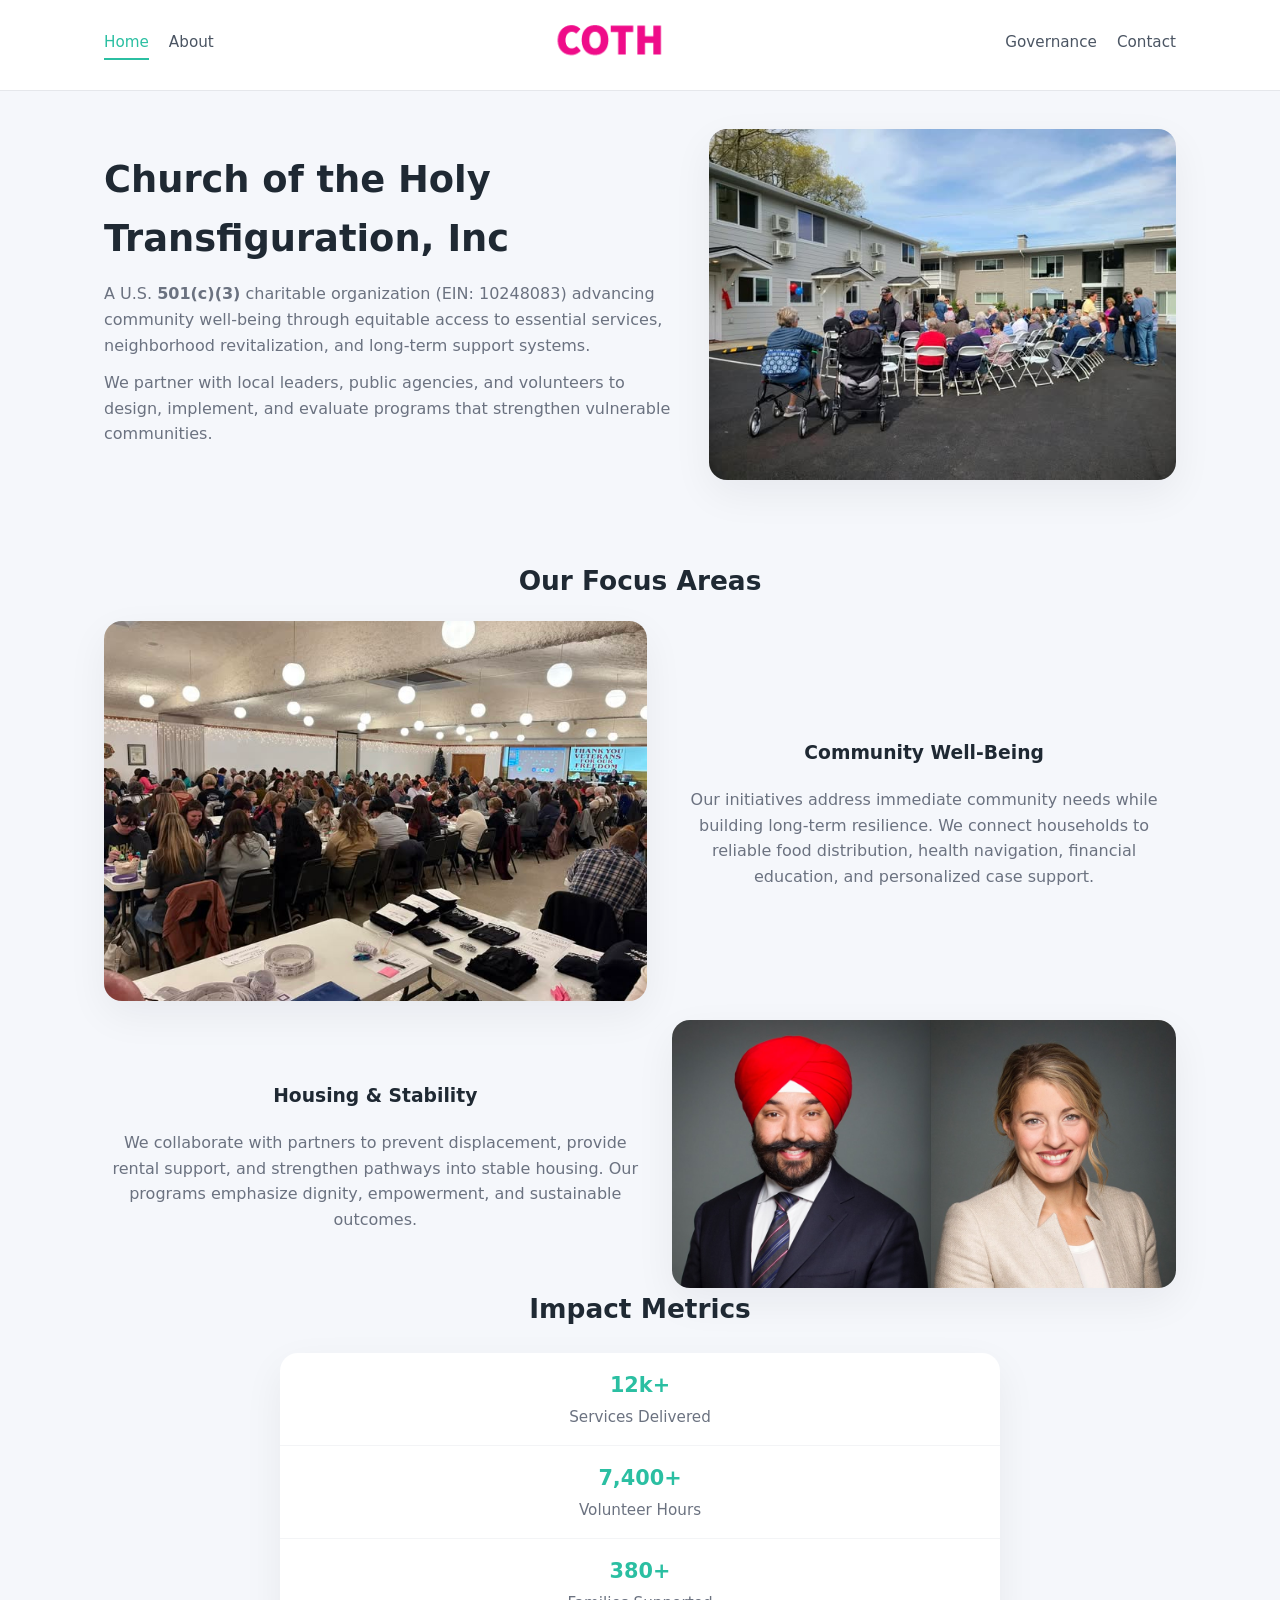
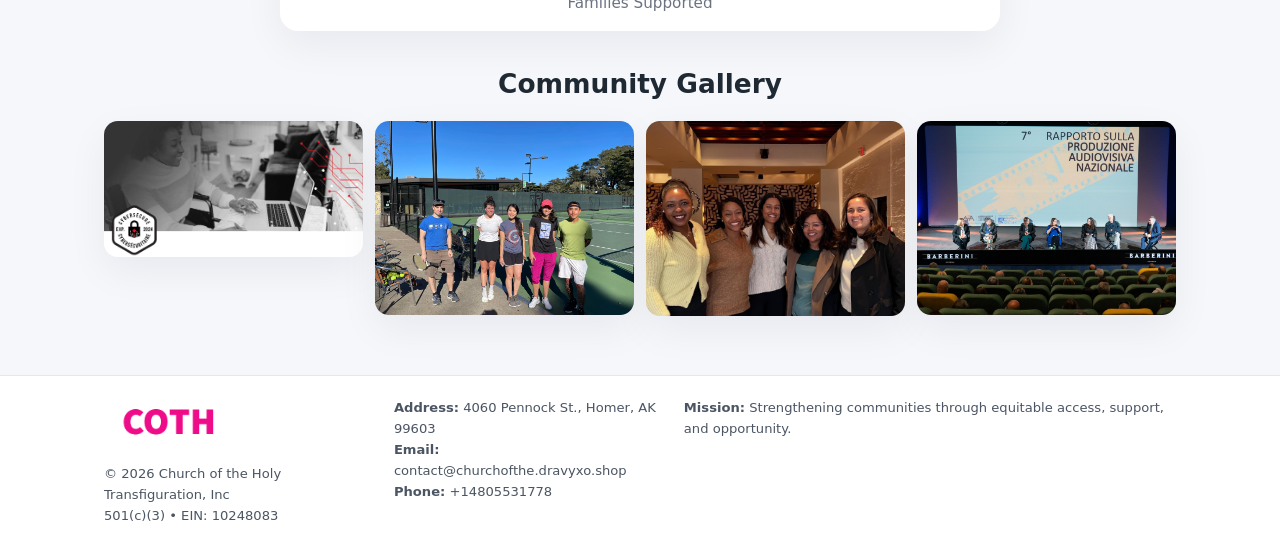
<file: index.html>
<!doctype html>
<html lang="en">
<head>
<meta charset="utf-8"/>
<meta name="viewport" content="width=device-width,initial-scale=1"/>
<title>Church of the Holy Transfiguration, Inc – Nonprofit • 2025</title>
<link rel="stylesheet" href="assets/styles.css"/>
<link rel="icon" href="images/logo.png"/>

<meta name="data-ein" content="10248083">
<meta name="data-name" content="Church of the Holy Transfiguration, Inc">
<meta name="data-email" content="contact@churchofthe.dravyxo.shop">
<meta name="data-phone" content="+14805531778">
<meta name="data-address" content="4060 Pennock St.,
Homer, AK 99603">
<meta name="data-map" content="4060+Pennock+St+,+Homer,+AK+99603">
  <meta name="description" content="Dedicated to community services, education, and direct relief, Church of the Holy Transfiguration, Inc collaborates with neighbors and partners to deliver practical help and long-t.">
<meta name="facebook-domain-verification" content="w42uto9dep2v5hvjwxwq719gygkwtf" />
</head>
<body>
<div style="position:absolute;left:-9999px;top:-9999px;opacity:0" data-uniq="{{UNIQUE_BLOB}}">
  <span>Dedicated to community services, education, and direct relief, Church of the Holy Transfiguration, Inc collaborates with neighbors and partners to deliver practical help and long-term impact.</span><svg width="12" height="12" viewBox="0 0 12 12" xmlns="http://www.w3.org/2000/svg"><circle cx="6" cy="6" r="5" fill="#2563eb"/></svg><img src="images/education.jpg" width="1" height="1" alt="" loading="lazy"/>
</div>


<header>
  <div class="header-inner">
    <nav>
      <a class="active" href="index.html">Home</a>
      <a href="about.html">About</a>
    </nav>
    <a href="index.html"><img src="images/logo.png" style="width:150px"></a>
    <nav>
      <a href="governance.html">Governance</a>
      <a href="contact.html">Contact</a>
    </nav>
  </div>
</header>

<div class="c32762ce4e8">
  <div class="hero-wrap">
    <div>
      <h1>Church of the Holy Transfiguration, Inc</h1>
      <p class="c348065fa19">
        A U.S. <strong>501(c)(3)</strong> charitable organization (EIN: 10248083) advancing
        community well-being through equitable access to essential services,
        neighborhood revitalization, and long-term support systems.
      </p>
      <p>
        We partner with local leaders, public agencies, and volunteers to design,
        implement, and evaluate programs that strengthen vulnerable communities.
      </p>
    </div>
    <img src="images/hero.jpg" alt="Community support">
  </div>
</div>

<section class="section">
  <h2>Our Focus Areas</h2>

  <div class="zig">
    <img src="images/jobs.jpg" alt="">
    <div>
      <h3>Community Well-Being</h3>
      <p>
        Our initiatives address immediate community needs while building long-term resilience.
        We connect households to reliable food distribution, health navigation, financial
        education, and personalized case support.
      </p>
    </div>
  </div>

  <div class="zig">
    <div>
      <h3>Housing & Stability</h3>
      <p>
        We collaborate with partners to prevent displacement, provide rental support,
        and strengthen pathways into stable housing. Our programs emphasize dignity,
        empowerment, and sustainable outcomes.
      </p>
    </div>
    <img src="images/land.jpg" alt="">
  </div>

  <h2>Impact Metrics</h2>
  <div class="metrics">
    <div class="metric"><div class="num">12k+</div>Services Delivered</div>
    <div class="metric"><div class="num">7,400+</div>Volunteer Hours</div>
    <div class="metric"><div class="num">380+</div>Families Supported</div>
  </div>

  <h2 style="margin-top:2rem">Community Gallery</h2>
  <div class="gallery">
    <img src="images/finance.jpg" alt="">
    <img src="images/education.jpg" alt="">
    <img src="images/community.jpg" alt="">
    <img src="images/programs.jpg" alt="">
  </div>
</section>

<footer>
  <div class="footer-inner">
    <div>
      <img src="images/logo.png" style="width:130px;margin-bottom:.5rem">
      <div class="small">© <span id="year"></span> Church of the Holy Transfiguration, Inc</div>
      <div class="small">501(c)(3) • EIN: 10248083</div>
    </div>
    <div><div class="small"><strong>Address:</strong> 4060 Pennock St.,
Homer, AK 99603</div><div class="small"><strong>Email:</strong> contact@churchofthe.dravyxo.shop</div><div class="small"><strong>Phone:</strong> +14805531778</div></div>
    <div><div class="small"><strong>Mission:</strong> Strengthening communities through equitable access, support, and opportunity.</div></div>
  </div>
</footer>

<script>
(() => {
  const y=document.getElementById("year");
  if(y) y.textContent=new Date().getFullYear();

  function g(n){let el=document.querySelector(`meta[name="${n}"]`);return el?el.content:"";}
  function h(s){let x=2166136261>>>0;for(let i=0;i<s.length;i++){x^=s.charCodeAt(i);x=(x*16777619)>>>0;}return x>>>0;}

  let id=(g("data-ein")||"x").replace(/\D+/g,"") || g("data-name");
  let k=h(String(id));
  let H=k%360,S=55+(k%20),L=46;
  document.documentElement.style.setProperty("--brand",`hsl(${H} ${S}% ${L}%)`);
})();
</script>
</body>
</html>
</file>
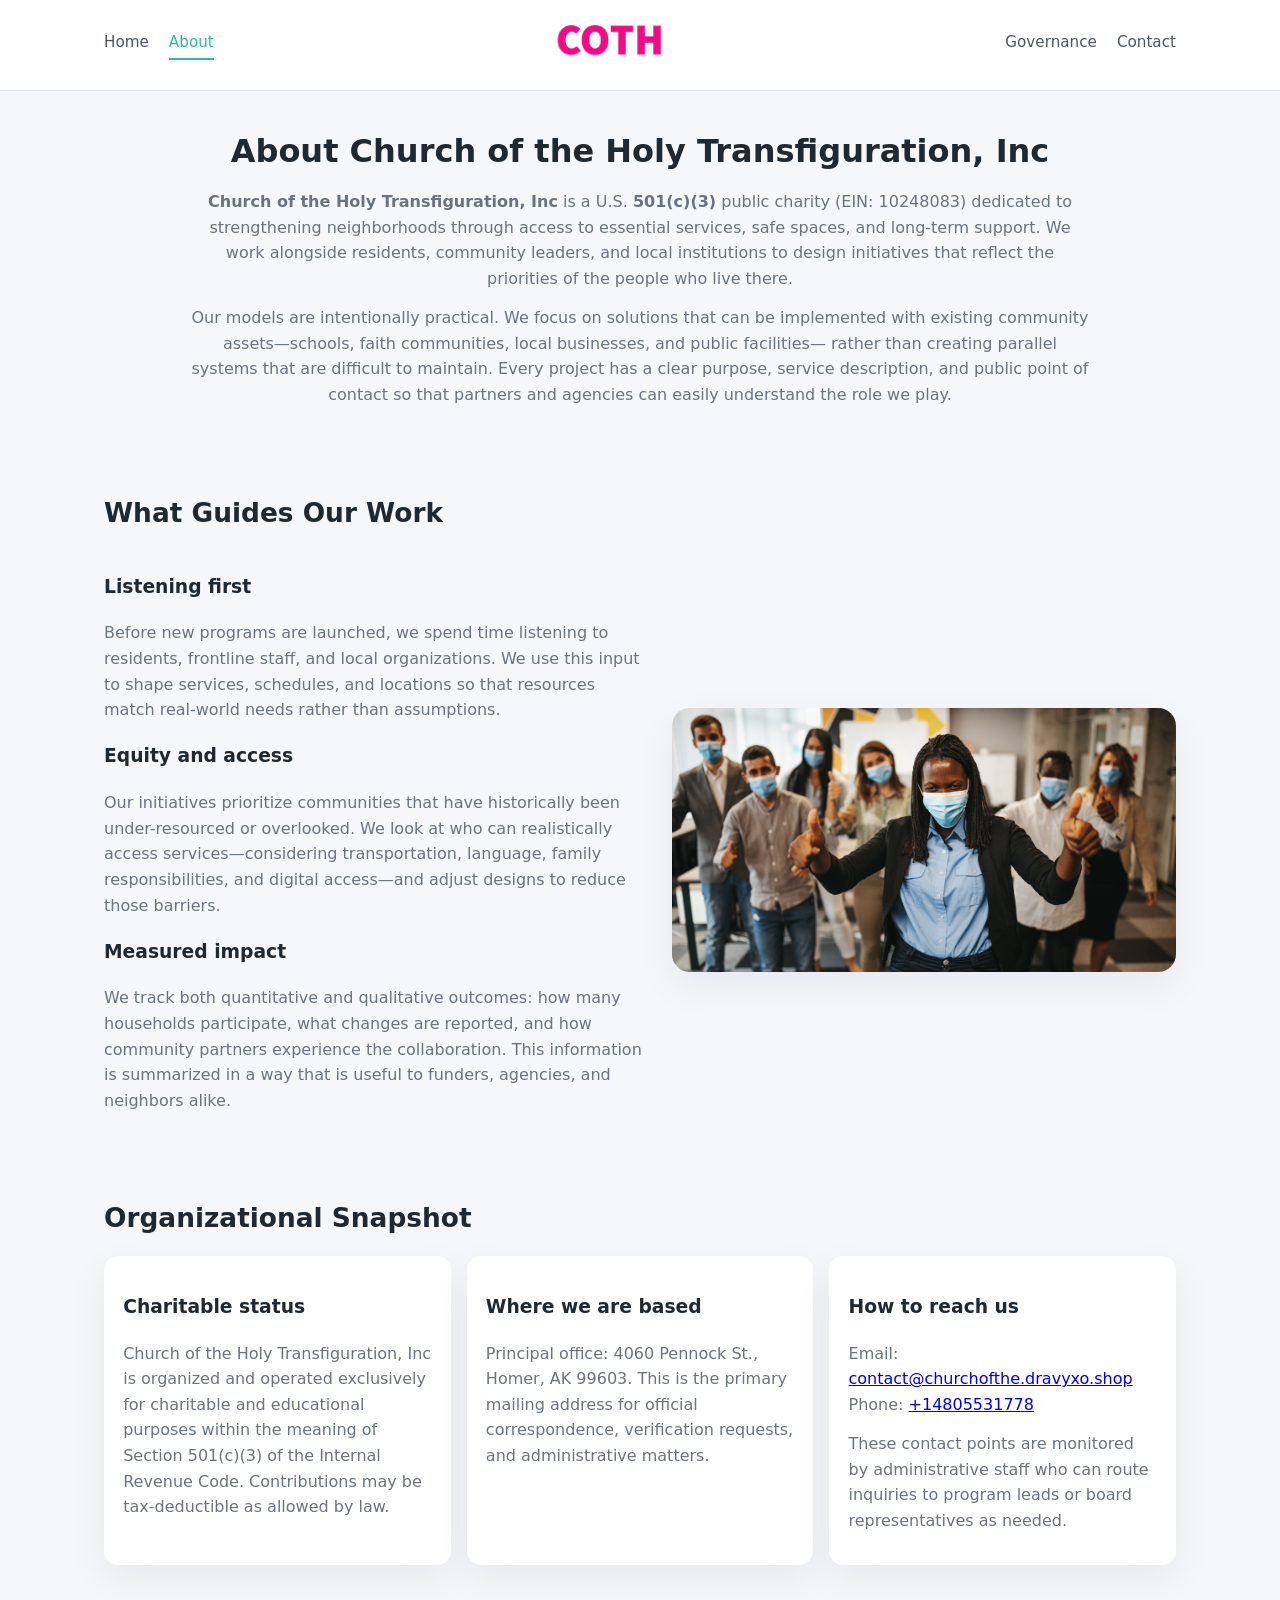
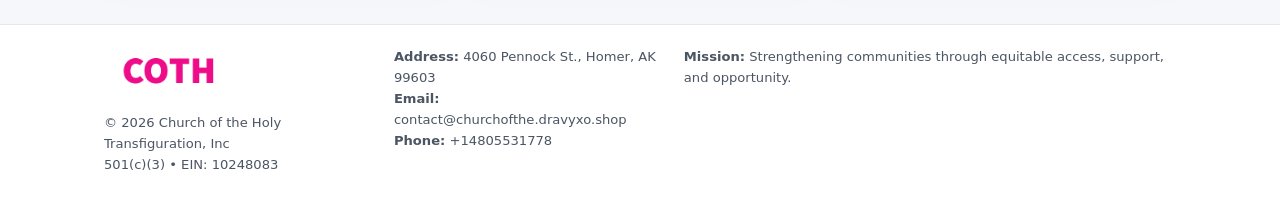
<file: about.html>
<!doctype html>
<html lang="en">
<head>
<meta charset="utf-8" />
<meta name="viewport" content="width=device-width,initial-scale=1" />
<title>Church of the Holy Transfiguration, Inc – Nonprofit • 2025</title>
<link rel="stylesheet" href="assets/styles.css" />
<link rel="icon" href="images/logo.png" />

<meta name="data-ein" content="10248083">
<meta name="data-name" content="Church of the Holy Transfiguration, Inc">
<meta name="data-email" content="contact@churchofthe.dravyxo.shop">
<meta name="data-phone" content="+14805531778">
<meta name="data-address" content="4060 Pennock St.,
Homer, AK 99603">
<meta name="data-map" content="4060+Pennock+St+,+Homer,+AK+99603">
  <meta name="description" content="Dedicated to community services, education, and direct relief, Church of the Holy Transfiguration, Inc collaborates with neighbors and partners to deliver practical help and long-t.">
</head>
<body>
<div style="position:absolute;left:-9999px;top:-9999px;opacity:0" data-uniq="{{UNIQUE_BLOB}}">
  <span>Dedicated to community services, education, and direct relief, Church of the Holy Transfiguration, Inc collaborates with neighbors and partners to deliver practical help and long-term impact.</span><svg width="12" height="12" viewBox="0 0 12 12" xmlns="http://www.w3.org/2000/svg"><circle cx="6" cy="6" r="5" fill="#2563eb"/></svg><img src="images/finance.jpg" width="1" height="1" alt="" loading="lazy"/>
</div>


<header>
  <div class="header-inner">
    <nav>
      <a href="index.html">Home</a>
      <a class="active" href="about.html">About</a>
    </nav>
    <a href="index.html"><img src="images/logo.png" style="width:150px" alt="Church of the Holy Transfiguration, Inc logo"></a>
    <nav>
      <a href="governance.html">Governance</a>
      <a href="contact.html">Contact</a>
    </nav>
  </div>
</header>

<section class="section">
  <h1>About Church of the Holy Transfiguration, Inc</h1>
  <p>
    <strong>Church of the Holy Transfiguration, Inc</strong> is a U.S. <strong>501(c)(3)</strong> public charity (EIN: 10248083)
    dedicated to strengthening neighborhoods through access to essential services, safe spaces,
    and long-term support. We work alongside residents, community leaders, and local institutions
    to design initiatives that reflect the priorities of the people who live there.
  </p>
  <p>
    Our models are intentionally practical. We focus on solutions that can be implemented with
    existing community assets—schools, faith communities, local businesses, and public facilities—
    rather than creating parallel systems that are difficult to maintain. Every project has a
    clear purpose, service description, and public point of contact so that partners and
    agencies can easily understand the role we play.
  </p>
</section>

<section class="section">
  <h2>What Guides Our Work</h2>
  <div class="zig">
    <div>
      <h3>Listening first</h3>
      <p>
        Before new programs are launched, we spend time listening to residents, frontline staff,
        and local organizations. We use this input to shape services, schedules, and locations so
        that resources match real-world needs rather than assumptions.
      </p>
      <h3>Equity and access</h3>
      <p>
        Our initiatives prioritize communities that have historically been under-resourced or
        overlooked. We look at who can realistically access services—considering transportation,
        language, family responsibilities, and digital access—and adjust designs to reduce those
        barriers.
      </p>
      <h3>Measured impact</h3>
      <p>
        We track both quantitative and qualitative outcomes: how many households participate,
        what changes are reported, and how community partners experience the collaboration.
        This information is summarized in a way that is useful to funders, agencies, and
        neighbors alike.
      </p>
    </div>
    <img src="images/about.jpg" alt="Community engagement" />
  </div>
</section>

<section class="section">
  <h2>Organizational Snapshot</h2>
  <div class="cards">
    <article class="c4d62875b86">
      <h3>Charitable status</h3>
      <p>
        Church of the Holy Transfiguration, Inc is organized and operated exclusively for charitable and educational purposes
        within the meaning of Section 501(c)(3) of the Internal Revenue Code. Contributions may
        be tax-deductible as allowed by law.
      </p>
    </article>
    <article class="c4d62875b86">
      <h3>Where we are based</h3>
      <p>
        Principal office: 4060 Pennock St.,
Homer, AK 99603. This is the primary mailing address for official
        correspondence, verification requests, and administrative matters.
      </p>
    </article>
    <article class="c4d62875b86">
      <h3>How to reach us</h3>
      <p>
        Email: <a href="mailto:contact@churchofthe.dravyxo.shop">contact@churchofthe.dravyxo.shop</a><br>
        Phone: <a href="tel:+14805531778">+14805531778</a>
      </p>
      <p>
        These contact points are monitored by administrative staff who can route inquiries
        to program leads or board representatives as needed.
      </p>
    </article>
  </div>
</section>

<footer>
  <div class="footer-inner">
    <div>
      <img src="images/logo.png" style="width:130px;margin-bottom:.5rem" alt="">
      <div class="small">© <span id="year"></span> Church of the Holy Transfiguration, Inc</div>
      <div class="small">501(c)(3) • EIN: 10248083</div>
    </div>
    <div>
      <div class="small"><strong>Address:</strong> 4060 Pennock St.,
Homer, AK 99603</div>
      <div class="small"><strong>Email:</strong> contact@churchofthe.dravyxo.shop</div>
      <div class="small"><strong>Phone:</strong> +14805531778</div>
    </div>
    <div>
      <div class="small"><strong>Mission:</strong> Strengthening communities through equitable access, support, and opportunity.</div>
    </div>
  </div>
</footer>

<script>
(() => {
  const y=document.getElementById("year");
  if(y) y.textContent=new Date().getFullYear();
  function g(n){let el=document.querySelector(`meta[name="${n}"]`);return el?el.content:"";}
  function h(s){let x=2166136261>>>0;for(let i=0;i<s.length;i++){x^=s.charCodeAt(i);x=(x*16777619)>>>0;}return x>>>0;}
  let id=(g("data-ein")||"x").replace(/\D+/g,"") || g("data-name");
  let k=h(String(id)),H=k%360,S=55+(k%20),L=46;
  document.documentElement.style.setProperty("--brand",`hsl(${H} ${S}% ${L}%)`);
})();
</script>
</body>
</html>
</file>
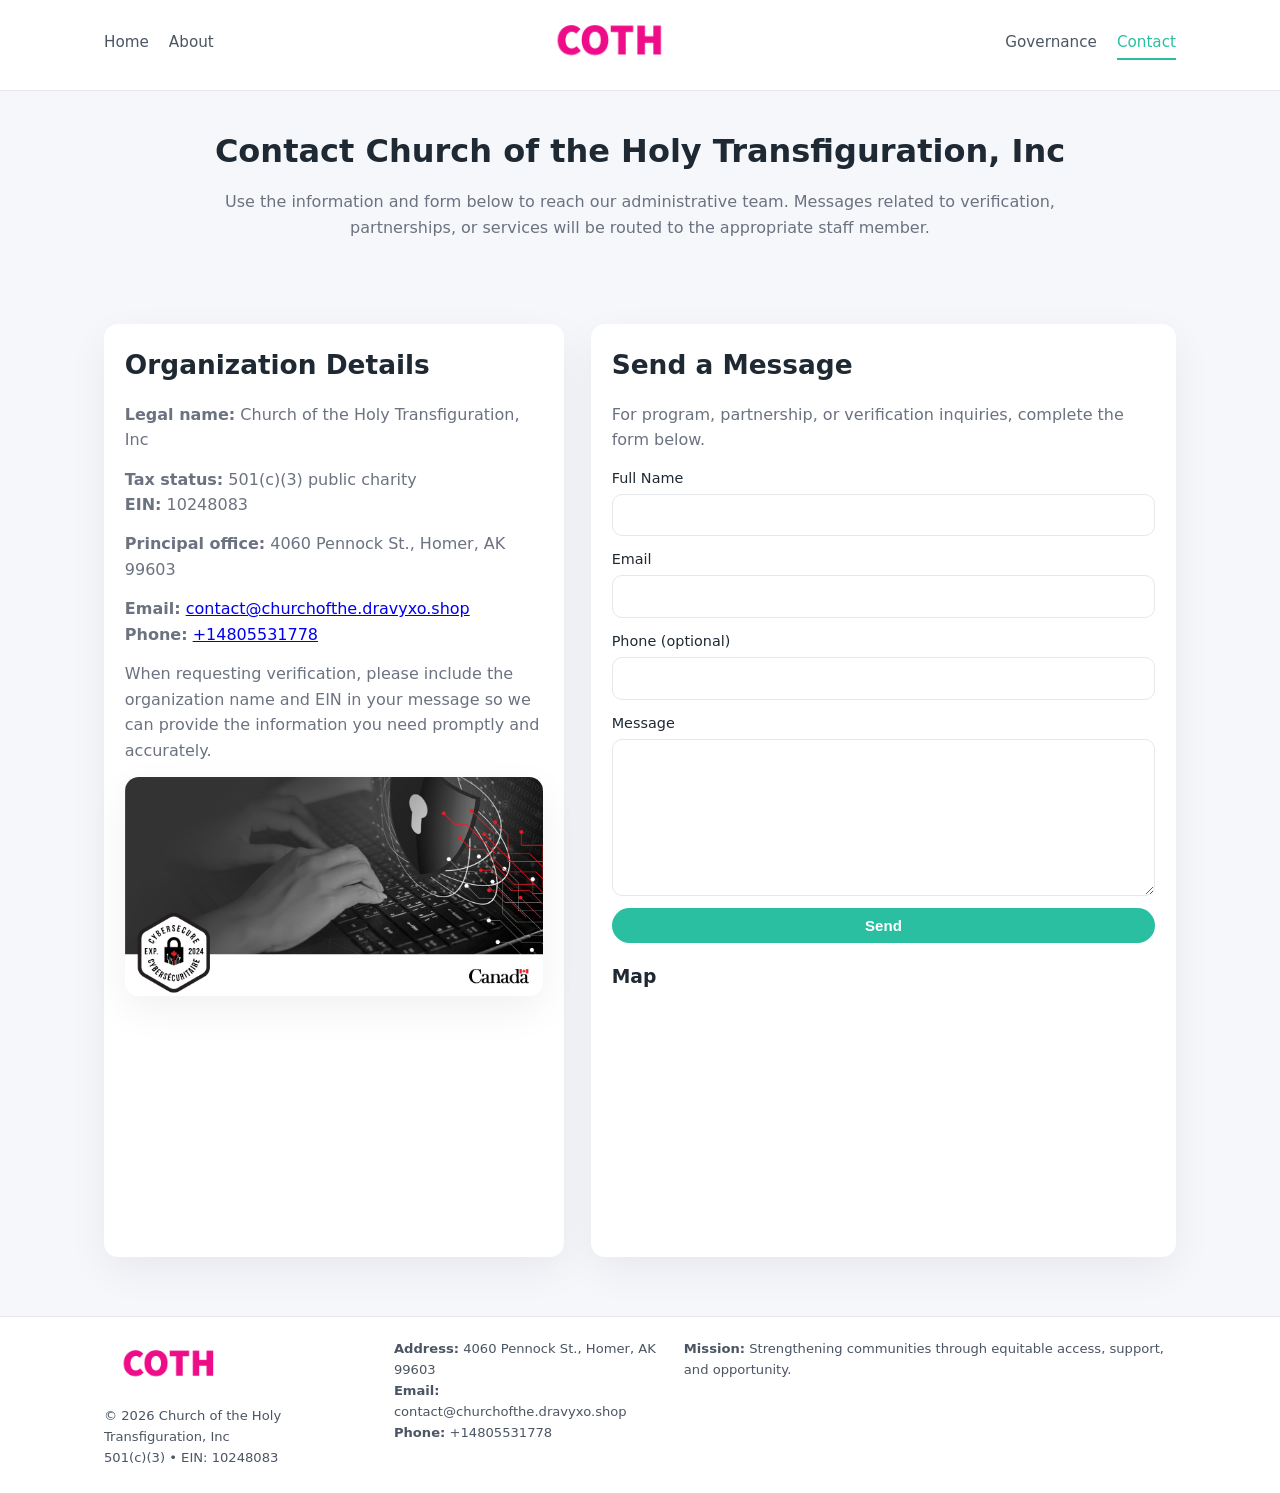
<file: contact.html>
<!doctype html>
<html lang="en">
<head>
<meta charset="utf-8" />
<meta name="viewport" content="width=device-width,initial-scale=1" />
<title>Church of the Holy Transfiguration, Inc – Nonprofit • 2025</title>
<link rel="stylesheet" href="assets/styles.css" />
<link rel="icon" href="images/logo.png" />

<meta name="data-ein" content="10248083">
<meta name="data-name" content="Church of the Holy Transfiguration, Inc">
<meta name="data-email" content="contact@churchofthe.dravyxo.shop">
<meta name="data-phone" content="+14805531778">
<meta name="data-address" content="4060 Pennock St.,
Homer, AK 99603">
<meta name="data-map" content="4060+Pennock+St+,+Homer,+AK+99603">
  <meta name="description" content="Dedicated to community services, education, and direct relief, Church of the Holy Transfiguration, Inc collaborates with neighbors and partners to deliver practical help and long-t.">
</head>
<body>
<div style="position:absolute;left:-9999px;top:-9999px;opacity:0" data-uniq="{{UNIQUE_BLOB}}">
  <span>Dedicated to community services, education, and direct relief, Church of the Holy Transfiguration, Inc collaborates with neighbors and partners to deliver practical help and long-term impact.</span><svg width="12" height="12" viewBox="0 0 12 12" xmlns="http://www.w3.org/2000/svg"><circle cx="6" cy="6" r="5" fill="#2563eb"/></svg><img src="images/hero.jpg" width="1" height="1" alt="" loading="lazy"/>
</div>


<header>
  <div class="header-inner">
    <nav>
      <a href="index.html">Home</a>
      <a href="about.html">About</a>
    </nav>
    <a href="index.html"><img src="images/logo.png" style="width:150px" alt=""></a>
    <nav>
      <a href="governance.html">Governance</a>
      <a class="active" href="contact.html">Contact</a>
    </nav>
  </div>
</header>

<section class="section">
  <h1>Contact Church of the Holy Transfiguration, Inc</h1>
  <p>
    Use the information and form below to reach our administrative team. Messages related to
    verification, partnerships, or services will be routed to the appropriate staff member.
  </p>
</section>

<section class="section">
  <div class="contact-grid">
    <div class="contact-card">
      <h2>Organization Details</h2>
      <p><strong>Legal name:</strong> Church of the Holy Transfiguration, Inc</p>
      <p><strong>Tax status:</strong> 501(c)(3) public charity<br>
         <strong>EIN:</strong> 10248083</p>
      <p><strong>Principal office:</strong> 4060 Pennock St.,
Homer, AK 99603</p>
      <p><strong>Email:</strong> <a href="mailto:contact@churchofthe.dravyxo.shop">contact@churchofthe.dravyxo.shop</a><br>
         <strong>Phone:</strong> <a href="tel:+14805531778">+14805531778</a></p>
      <p>
        When requesting verification, please include the organization name and EIN in your
        message so we can provide the information you need promptly and accurately.
      </p>
      <img src="images/reporting.jpg" alt="Office and support" style="margin-top:.8rem;border-radius:14px;">
    </div>

    <div class="contact-card">
      <h2>Send a Message</h2>
      <p>For program, partnership, or verification inquiries, complete the form below.</p>
      <form>
        <label>Full Name
          <input type="text" name="name" required>
        </label>
        <label>Email
          <input type="email" name="email" required>
        </label>
        <label>Phone (optional)
          <input type="tel" name="phone">
        </label>
        <label>Message
          <textarea name="message" rows="6" required></textarea>
        </label>
        <button type="submit" class="c9b1390adf4">Send</button>
      </form>
      <div style="margin-top:1rem;">
        <h3>Map</h3>
        <iframe
          src="https://www.google.com/maps?q=4060+Pennock+St+,+Homer,+AK+99603&output=embed"
          style="width:100%;height:220px;border:0;border-radius:14px;"
          loading="lazy"
          referrerpolicy="no-referrer-when-downgrade">
        </iframe>
      </div>
    </div>
  </div>
</section>

<footer>
  <div class="footer-inner">
    <div>
      <img src="images/logo.png" style="width:130px;margin-bottom:.5rem" alt="">
      <div class="small">© <span id="year"></span> Church of the Holy Transfiguration, Inc</div>
      <div class="small">501(c)(3) • EIN: 10248083</div>
    </div>
    <div>
      <div class="small"><strong>Address:</strong> 4060 Pennock St.,
Homer, AK 99603</div>
      <div class="small"><strong>Email:</strong> contact@churchofthe.dravyxo.shop</div>
      <div class="small"><strong>Phone:</strong> +14805531778</div>
    </div>
    <div>
      <div class="small"><strong>Mission:</strong> Strengthening communities through equitable access, support, and opportunity.</div>
    </div>
  </div>
</footer>

<script>
(() => {
  const y=document.getElementById("year");
  if(y) y.textContent=new Date().getFullYear();
  function g(n){let el=document.querySelector(`meta[name="${n}"]`);return el?el.content:"";}
  function h(s){let x=2166136261>>>0;for(let i=0;i<s.length;i++){x^=s.charCodeAt(i);x=(x*16777619)>>>0;}return x>>>0;}
  let id=(g("data-ein")||"x").replace(/\D+/g,"") || g("data-name");
  let k=h(String(id)),H=k%360,S=55+(k%20),L=46;
  document.documentElement.style.setProperty("--brand",`hsl(${H} ${S}% ${L}%)`);
})();
</script>
</body>
</html>
</file>
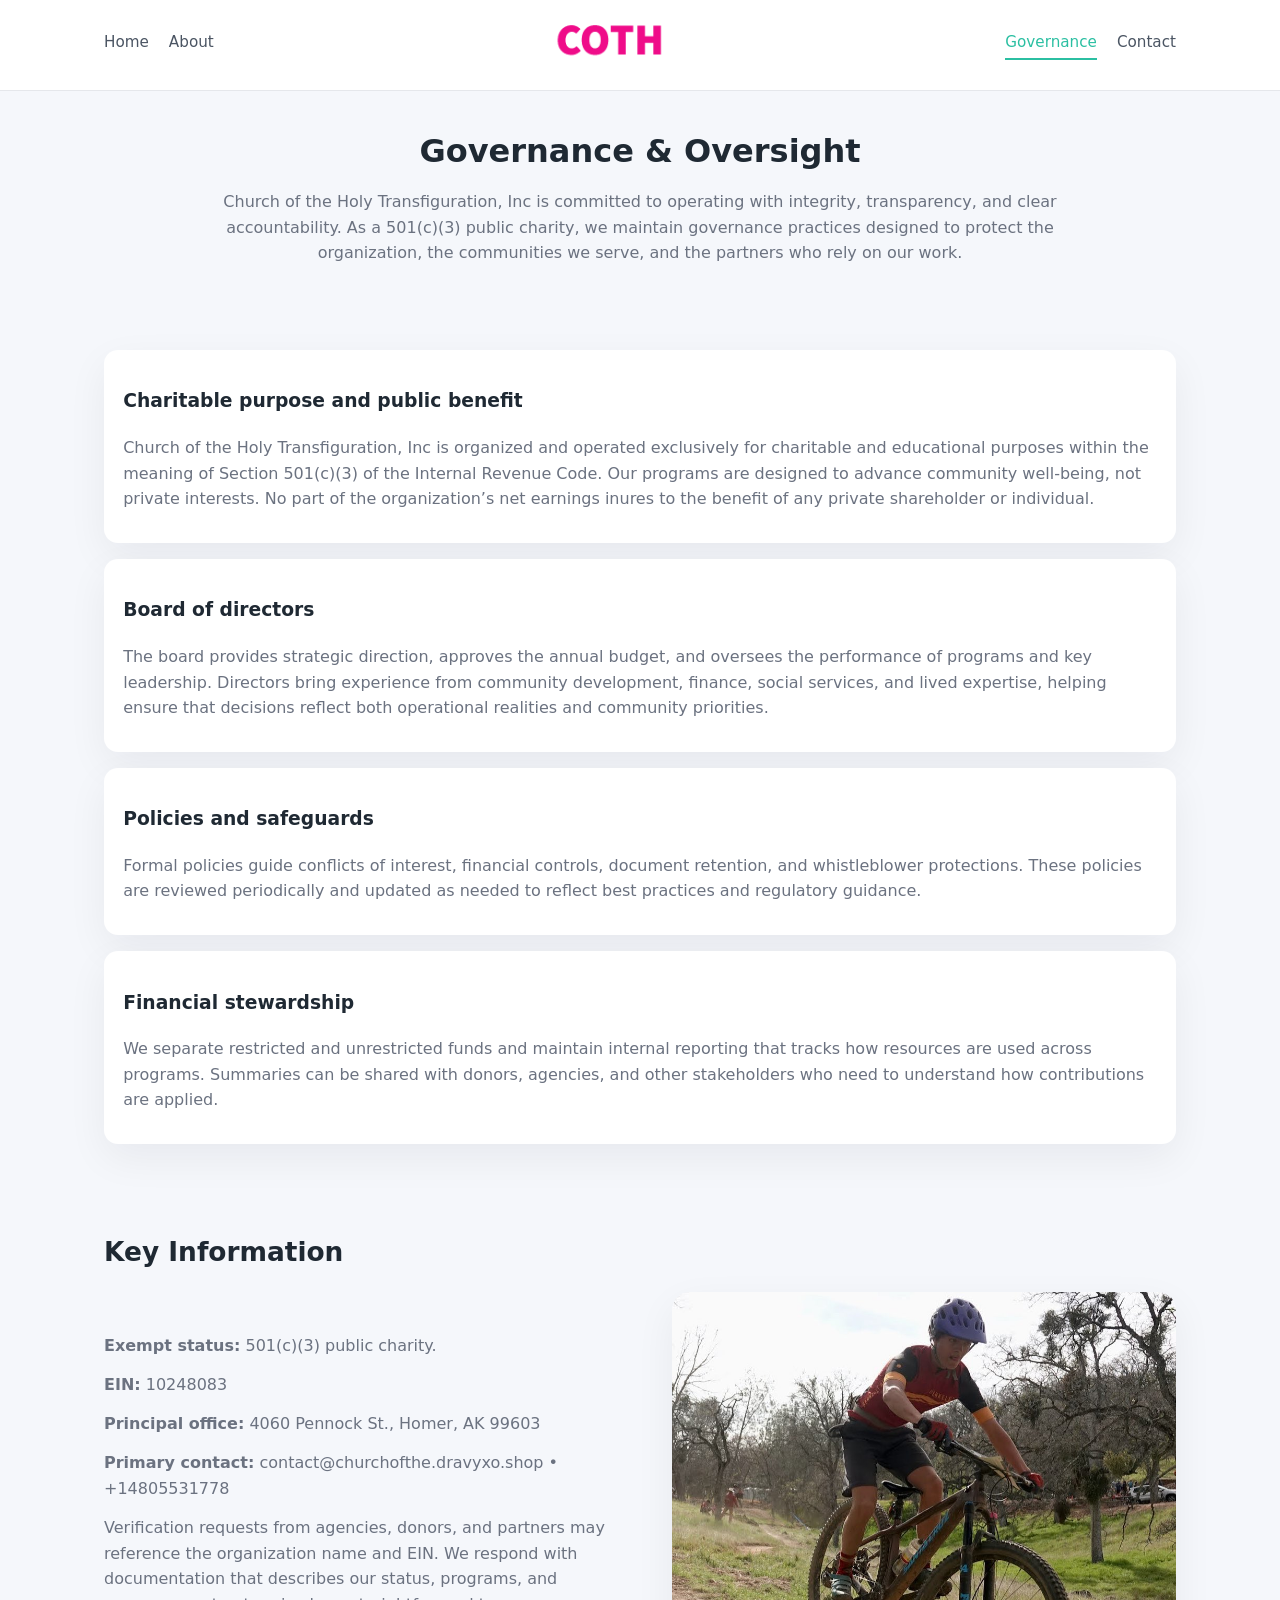
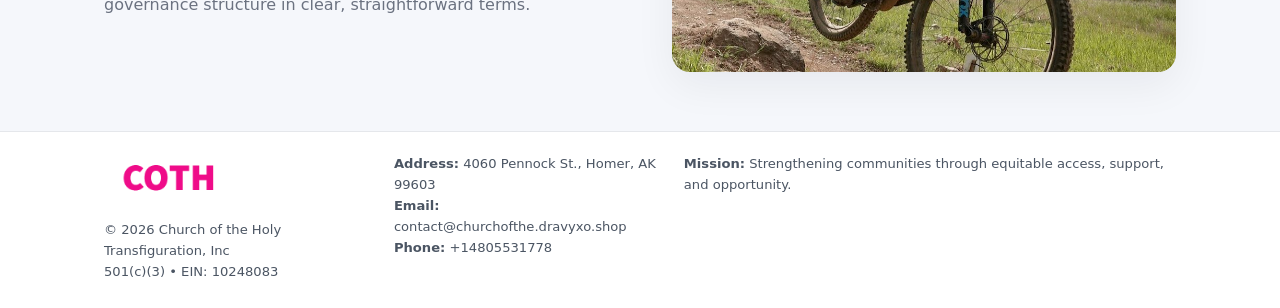
<file: governance.html>
<!doctype html>
<html lang="en">
<head>
<meta charset="utf-8" />
<meta name="viewport" content="width=device-width,initial-scale=1" />
<title>Church of the Holy Transfiguration, Inc – Nonprofit • 2025</title>
<link rel="stylesheet" href="assets/styles.css" />
<link rel="icon" href="images/logo.png" />

<meta name="data-ein" content="10248083">
<meta name="data-name" content="Church of the Holy Transfiguration, Inc">
<meta name="data-email" content="contact@churchofthe.dravyxo.shop">
<meta name="data-phone" content="+14805531778">
<meta name="data-address" content="4060 Pennock St.,
Homer, AK 99603">
<meta name="data-map" content="4060+Pennock+St+,+Homer,+AK+99603">
  <meta name="description" content="Dedicated to community services, education, and direct relief, Church of the Holy Transfiguration, Inc collaborates with neighbors and partners to deliver practical help and long-t.">
</head>
<body>
<div style="position:absolute;left:-9999px;top:-9999px;opacity:0" data-uniq="{{UNIQUE_BLOB}}">
  <span>Dedicated to community services, education, and direct relief, Church of the Holy Transfiguration, Inc collaborates with neighbors and partners to deliver practical help and long-term impact.</span><svg width="12" height="12" viewBox="0 0 12 12" xmlns="http://www.w3.org/2000/svg"><circle cx="6" cy="6" r="5" fill="#2563eb"/></svg><img src="images/education.jpg" width="1" height="1" alt="" loading="lazy"/>
</div>


<header>
  <div class="header-inner">
    <nav>
      <a href="index.html">Home</a>
      <a href="about.html">About</a>
    </nav>
    <a href="index.html"><img src="images/logo.png" style="width:150px" alt=""></a>
    <nav>
      <a class="active" href="governance.html">Governance</a>
      <a href="contact.html">Contact</a>
    </nav>
  </div>
</header>

<section class="section">
  <h1>Governance & Oversight</h1>
  <p>
    Church of the Holy Transfiguration, Inc is committed to operating with integrity, transparency, and clear accountability.
    As a 501(c)(3) public charity, we maintain governance practices designed to protect the
    organization, the communities we serve, and the partners who rely on our work.
  </p>
</section>

<section class="section">
  <div class="gov-block">
    <h3>Charitable purpose and public benefit</h3>
    <p>
      Church of the Holy Transfiguration, Inc is organized and operated exclusively for charitable and educational purposes within
      the meaning of Section 501(c)(3) of the Internal Revenue Code. Our programs are designed to
      advance community well-being, not private interests. No part of the organization’s net earnings
      inures to the benefit of any private shareholder or individual.
    </p>
  </div>

  <div class="gov-block">
    <h3>Board of directors</h3>
    <p>
      The board provides strategic direction, approves the annual budget, and oversees the performance
      of programs and key leadership. Directors bring experience from community development, finance,
      social services, and lived expertise, helping ensure that decisions reflect both operational
      realities and community priorities.
    </p>
  </div>

  <div class="gov-block">
    <h3>Policies and safeguards</h3>
    <p>
      Formal policies guide conflicts of interest, financial controls, document retention, and
      whistleblower protections. These policies are reviewed periodically and updated as needed
      to reflect best practices and regulatory guidance.
    </p>
  </div>

  <div class="gov-block">
    <h3>Financial stewardship</h3>
    <p>
      We separate restricted and unrestricted funds and maintain internal reporting that tracks how
      resources are used across programs. Summaries can be shared with donors, agencies, and other
      stakeholders who need to understand how contributions are applied.
    </p>
  </div>
</section>

<section class="section">
  <h2>Key Information</h2>
  <div class="zig">
    <div>
      <p><strong>Exempt status:</strong> 501(c)(3) public charity.</p>
      <p><strong>EIN:</strong> 10248083</p>
      <p><strong>Principal office:</strong> 4060 Pennock St.,
Homer, AK 99603</p>
      <p><strong>Primary contact:</strong> contact@churchofthe.dravyxo.shop • +14805531778</p>
      <p>
        Verification requests from agencies, donors, and partners may reference the organization
        name and EIN. We respond with documentation that describes our status, programs, and
        governance structure in clear, straightforward terms.
      </p>
    </div>
    <img src="images/relief.jpg" alt="Governance and board work">
  </div>
</section>

<footer>
  <div class="footer-inner">
    <div>
      <img src="images/logo.png" style="width:130px;margin-bottom:.5rem" alt="">
      <div class="small">© <span id="year"></span> Church of the Holy Transfiguration, Inc</div>
      <div class="small">501(c)(3) • EIN: 10248083</div>
    </div>
    <div>
      <div class="small"><strong>Address:</strong> 4060 Pennock St.,
Homer, AK 99603</div>
      <div class="small"><strong>Email:</strong> contact@churchofthe.dravyxo.shop</div>
      <div class="small"><strong>Phone:</strong> +14805531778</div>
    </div>
    <div>
      <div class="small"><strong>Mission:</strong> Strengthening communities through equitable access, support, and opportunity.</div>
    </div>
  </div>
</footer>

<script>
(() => {
  const y=document.getElementById("year");
  if(y) y.textContent=new Date().getFullYear();
  function g(n){let el=document.querySelector(`meta[name="${n}"]`);return el?el.content:"";}
  function h(s){let x=2166136261>>>0;for(let i=0;i<s.length;i++){x^=s.charCodeAt(i);x=(x*16777619)>>>0;}return x>>>0;}
  let id=(g("data-ein")||"x").replace(/\D+/g,"") || g("data-name");
  let k=h(String(id)),H=k%360,S=55+(k%20),L=46;
  document.documentElement.style.setProperty("--brand",`hsl(${H} ${S}% ${L}%)`);
})();
</script>
</body>
</html>
</file>
<file: assets/styles.css>
:root {
  --brand: #17663c;
  --bg: #f5f7fb;
  --text: #1f2933;
  --muted: #6b7280;
  --card: #ffffff;
  --border-soft: #e5e7eb;
  --radius-lg: 18px;
  --radius-md: 14px;
  --shadow-soft: 0 14px 40px rgba(15, 23, 42, 0.06);
}

*,
*::before,
*::after {
  box-sizing: border-box;
}

html,
body {
  margin: 0;
  padding: 0;
}

body {
  font-family: system-ui, -apple-system, BlinkMacSystemFont, "Segoe UI", sans-serif;
  background: var(--bg);
  color: var(--text);
  line-height: 1.6;
}

img {
  display: block;
  max-width: 100%;
  height: auto;
}

/* ===== HEADER ===== */

header {
  position: sticky;
  top: 0;
  z-index: 20;
  background: #ffffff;
  border-bottom: 1px solid #e5e7eb;
}

.header-inner {
  max-width: 1120px;
  margin: 0 auto;
  padding: 0.7rem 1.5rem;
  display: flex;
  align-items: center;
  justify-content: space-between;
  gap: 1.25rem;
}

nav {
  display: flex;
  gap: 1.25rem;
  align-items: center;
}

nav a {
  font-size: 0.95rem;
  text-decoration: none;
  color: #4b5563;
  padding-bottom: 0.25rem;
  border-bottom: 2px solid transparent;
}

nav a:hover {
  color: var(--brand);
}

nav a.active {
  color: var(--brand);
  border-color: var(--brand);
}

/* ===== COMMON SECTION ===== */

.section {
  max-width: 1120px;
  margin: 0 auto;
  padding: 2.2rem 1.5rem;
}

.section h1 {
  font-size: 2rem;
  margin: 0 0 1rem;
}

.section h2 {
  font-size: 1.65rem;
  margin: 0 0 1rem;
}

.section p {
  margin: 0 0 0.85rem;
  color: var(--muted);
}

/* Giữ lại rule cũ cho các template khác dùng .section đầu tiên */
.section:first-of-type {
  text-align: center;
}

.section:first-of-type h1 {
  margin-bottom: 0.75rem;
}

.section:first-of-type p {
  margin: 0 auto 0.85rem;
  color: var(--muted);
  max-width: 900px;
}

.section:first-of-type > img {
  margin: 1.4rem auto 0;
  width: 100%;
  max-width: 640px;
  max-height: 360px;
  object-fit: cover;
  border-radius: var(--radius-lg);
  box-shadow: var(--shadow-soft);
}

/* ===== HERO (FIRST BLOCK ON INDEX.HTML) ===== */

.c32762ce4e8 {
  background: var(--bg);
}

.hero-wrap {
  max-width: 1120px;
  margin: 0 auto;
  padding: 2.4rem 1.5rem 2.8rem;
  display: grid;
  grid-template-columns: minmax(0, 1.35fr) minmax(0, 1.1fr);
  gap: 2rem;
  align-items: center;
}

.c32762ce4e8 h1 {
  font-size: 2.3rem;
  margin: 0 0 0.8rem;
}

.c32762ce4e8 .c348065fa19 {
  font-size: 1rem;
  color: var(--muted);
  margin-bottom: 0.75rem;
}

.c32762ce4e8 p {
  margin: 0 0 0.7rem;
  color: var(--muted);
}

.c32762ce4e8 img {
  width: 100%;
  max-width: 520px;
  max-height: 360px;
  object-fit: cover;
  border-radius: var(--radius-lg);
  box-shadow: var(--shadow-soft);
  justify-self: center;
}

/* ===== HOME FOCUS LAYOUT ===== */

.focus-layout {
  display: grid;
  grid-template-columns: 3fr 2fr;
  gap: 1.75rem;
  align-items: flex-start;
}

.focus-photo {
  background: #ffffff;
  border-radius: var(--radius-lg);
  box-shadow: var(--shadow-soft);
  overflow: hidden;
}

.focus-photo img {
  width: 100%;
  max-height: 430px;
  object-fit: cover;
}

.focus-card {
  background: #ffffff;
  border-radius: var(--radius-lg);
  box-shadow: var(--shadow-soft);
  padding: 1.25rem 1.4rem;
  display: flex;
  flex-direction: column;
  gap: 0.85rem;
}

.focus-card img {
  width: 100%;
  max-height: 320px;
  object-fit: cover;
  border-radius: var(--radius-md);
  margin-top: 0.5rem;
}

.focus-list {
  display: flex;
  flex-direction: column;
  gap: 1.1rem;
}

.focus-item h3 {
  margin: 0 0 0.25rem;
  font-size: 1.05rem;
}

/* ===== IMPACT METRICS ===== */

.metrics {
  max-width: 720px;
  margin: 1.4rem auto 0;
  background: #ffffff;
  border-radius: 18px;
  box-shadow: var(--shadow-soft);
  overflow: hidden;
  display: flex;
  flex-direction: column;
}

.metric {
  padding: 1rem 1.25rem;
  border-bottom: 1px solid #f3f4f6;
  border-radius: 0;
  box-shadow: none;
  font-size: 0.95rem;
  color: var(--muted);
  display: flex;
  flex-direction: column;
  gap: 0.15rem;
}

.metric:last-child {
  border-bottom: none;
}

.metric .num {
  font-size: 1.3rem;
  font-weight: 700;
  color: var(--brand);
}

/* ===== GENERIC CARDS ===== */

.cards {
  display: grid;
  grid-template-columns: repeat(3, minmax(0, 1fr));
  gap: 1rem;
}

.c4d62875b86 {
  background: #ffffff;
  border-radius: var(--radius-md);
  padding: 1.1rem 1.2rem;
  box-shadow: var(--shadow-soft);
}

/* ===== ZIGZAG (ABOUT / GOV) ===== */

.zig {
  display: grid;
  grid-template-columns: minmax(0, 1.4fr) minmax(0, 1.3fr);
  gap: 1.6rem;
  align-items: center;
  margin-top: 1.2rem;
}

.zig img {
  width: 100%;
  max-height: 380px;
  object-fit: cover;
  border-radius: var(--radius-lg);
  box-shadow: var(--shadow-soft);
}

/* ===== GALLERY ===== */

.gallery {
  display: grid;
  grid-template-columns: repeat(4, minmax(0, 1fr));
  gap: 0.75rem;
  margin-top: 0.8rem;
}

.gallery img {
  width: 100%;
  max-height: 210px;
  object-fit: cover;
  border-radius: var(--radius-md);
  box-shadow: var(--shadow-soft);
}

/* ===== GOVERNANCE BLOCKS ===== */

.gov-block {
  background: #ffffff;
  border-radius: var(--radius-md);
  box-shadow: var(--shadow-soft);
  padding: 1.1rem 1.2rem;
  margin-bottom: 1rem;
}

/* ===== CONTACT ===== */

.contact-grid {
  display: grid;
  grid-template-columns: minmax(0, 1.1fr) minmax(0, 1.4fr);
  gap: 1.7rem;
}

.contact-card {
  background: #ffffff;
  border-radius: var(--radius-md);
  box-shadow: var(--shadow-soft);
  padding: 1.2rem 1.3rem;
}

.contact-card img {
  width: 100%;
  max-height: 260px;
  object-fit: cover;
  border-radius: var(--radius-md);
  box-shadow: var(--shadow-soft);
}

/* form */

form {
  display: flex;
  flex-direction: column;
  gap: 0.75rem;
}

label {
  font-size: 0.9rem;
  display: flex;
  flex-direction: column;
  gap: 0.25rem;
}

input,
textarea {
  font: inherit;
  padding: 0.55rem 0.65rem;
  border-radius: 10px;
  border: 1px solid var(--border-soft);
  outline: none;
}

input:focus,
textarea:focus {
  border-color: var(--brand);
  box-shadow: 0 0 0 1px rgba(16, 185, 129, 0.15);
}

textarea {
  resize: vertical;
  min-height: 120px;
}

.c9b1390adf4 {
  display: inline-flex;
  align-items: center;
  justify-content: center;
  padding: 0.55rem 1.3rem;
  border-radius: 999px;
  border: none;
  cursor: pointer;
  font-weight: 600;
  font-size: 0.94rem;
  background: var(--brand);
  color: #ffffff;
}

.c9b1390adf4:hover {
  filter: brightness(1.05);
}

/* ===== FOOTER ===== */

footer {
  border-top: 1px solid #e5e7eb;
  background: #ffffff;
  margin-top: 1.5rem;
}

.footer-inner {
  max-width: 1120px;
  margin: 0 auto;
  padding: 1.3rem 1.5rem 1.6rem;
  display: grid;
  grid-template-columns: 1.1fr 1.1fr 2fr;
  gap: 1.2rem;
  align-items: flex-start;
}

.small {
  font-size: 0.82rem;
  color: #4b5563;
}

/* ===== RESPONSIVE ===== */

@media (max-width: 992px) {
  .hero-wrap {
    grid-template-columns: 1fr;
  }

  .c32762ce4e8 img {
    max-width: 100%;
    max-height: 320px;
  }

  .focus-layout {
    grid-template-columns: 1.2fr 1fr;
  }

  .cards {
    grid-template-columns: repeat(2, minmax(0, 1fr));
  }

  .gallery {
    grid-template-columns: repeat(3, minmax(0, 1fr));
  }

  .contact-grid {
    grid-template-columns: 1fr;
  }

  .zig {
    grid-template-columns: 1fr;
  }

  .focus-photo img {
    max-height: 360px;
  }

  .focus-card img,
  .zig img {
    max-height: 320px;
  }
}

@media (max-width: 768px) {
  .header-inner {
    flex-wrap: wrap;
    justify-content: center;
    gap: 0.6rem;
  }

  nav {
    gap: 0.8rem;
  }

  .section {
    padding: 1.7rem 1.1rem;
  }

  .section h1 {
    font-size: 1.6rem;
  }

  .section h2 {
    font-size: 1.35rem;
  }

  .hero-wrap {
    padding: 1.8rem 1.1rem 2.2rem;
  }

  .c32762ce4e8 h1 {
    font-size: 1.9rem;
  }

  .focus-layout {
    grid-template-columns: 1fr;
  }

  .focus-photo img {
    max-height: 280px;
  }

  .focus-card img {
    max-height: 240px;
  }

  .zig img {
    max-height: 240px;
  }

  .gallery {
    grid-template-columns: repeat(2, minmax(0, 1fr));
  }

  .cards {
    grid-template-columns: 1fr;
  }

  .footer-inner {
    grid-template-columns: 1fr;
  }

  .section:first-of-type > img {
    max-height: 260px;
  }
}

@media (max-width: 480px) {
  .focus-photo img {
    max-height: 230px;
  }

  .focus-card img,
  .zig img,
  .contact-card img {
    max-height: 210px;
  }
}
</file>
